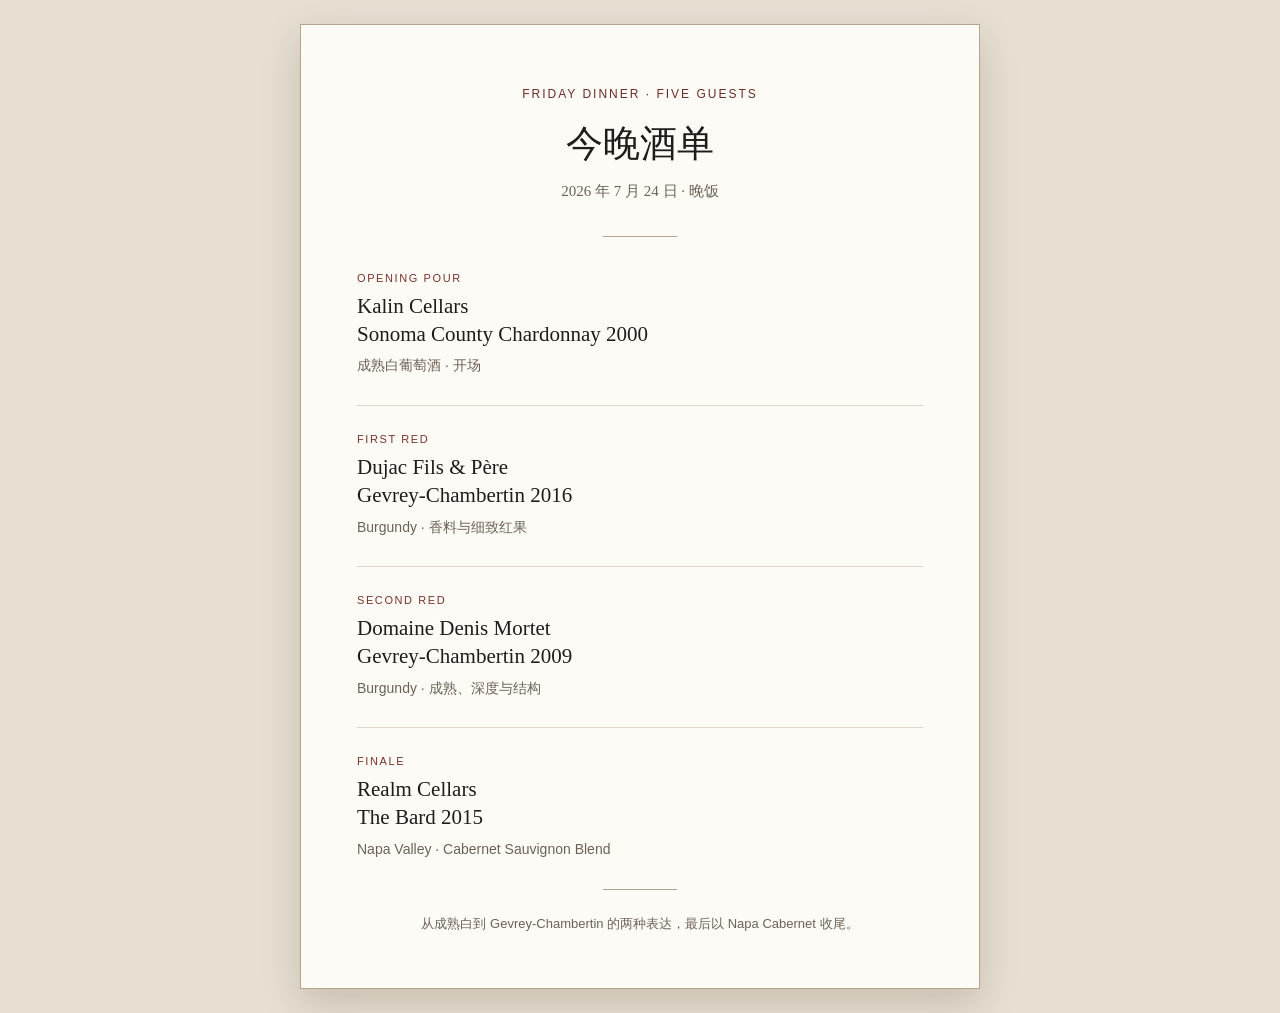
<file: static/menus/2026-07-24-dinner.html>
<!doctype html>
<html lang="zh-CN">
  <head>
    <meta charset="utf-8" />
    <meta name="viewport" content="width=device-width, initial-scale=1" />
    <title>2026 年 7 月 24 日晚饭酒单</title>
    <style>
      :root {
        color: #1e1d1a;
        background: #f4f0e8;
        font-family: Georgia, "Songti SC", STSong, serif;
      }

      * { box-sizing: border-box; }

      body {
        align-items: center;
        background: #e7dfd2;
        display: flex;
        justify-content: center;
        margin: 0;
        min-height: 100vh;
        padding: 24px;
      }

      main {
        background: #fdfbf6;
        border: 1px solid #b2a48b;
        box-shadow: 0 14px 36px rgba(55, 41, 20, .18);
        max-width: 680px;
        min-height: 860px;
        padding: 62px 56px 54px;
        text-align: center;
        width: 100%;
      }

      .eyebrow {
        color: #6d2c28;
        font-family: Arial, sans-serif;
        font-size: 12px;
        letter-spacing: 2px;
        margin: 0 0 18px;
        text-transform: uppercase;
      }

      h1 {
        font-size: 37px;
        font-weight: 500;
        letter-spacing: 0;
        margin: 0;
      }

      .date {
        color: #6c6257;
        font-size: 15px;
        margin: 13px 0 35px;
      }

      .rule {
        border-top: 1px solid #b2a48b;
        margin: 0 auto;
        width: 74px;
      }

      ol {
        list-style: none;
        margin: 35px 0 0;
        padding: 0;
        text-align: left;
      }

      li {
        border-bottom: 1px solid #ded6c8;
        padding: 0 0 28px;
        margin: 0 0 27px;
      }

      li:last-child { border: 0; margin-bottom: 0; }

      .course {
        color: #7b312b;
        display: block;
        font-family: Arial, sans-serif;
        font-size: 11px;
        letter-spacing: 1.6px;
        margin-bottom: 9px;
        text-transform: uppercase;
      }

      .wine {
        display: block;
        font-size: 21px;
        line-height: 1.32;
      }

      .detail {
        color: #6c6257;
        display: block;
        font-family: Arial, "PingFang SC", sans-serif;
        font-size: 14px;
        line-height: 1.55;
        margin-top: 7px;
      }

      footer {
        color: #6c6257;
        font-family: Arial, "PingFang SC", sans-serif;
        font-size: 13px;
        line-height: 1.6;
        margin-top: 24px;
      }

      @media (max-width: 520px) {
        body { padding: 0; }
        main { border: 0; min-height: 100vh; padding: 52px 30px 40px; }
        h1 { font-size: 31px; }
        .wine { font-size: 19px; }
      }
    </style>
  </head>
  <body>
    <main>
      <p class="eyebrow">Friday Dinner · Five Guests</p>
      <h1>今晚酒单</h1>
      <p class="date">2026 年 7 月 24 日 · 晚饭</p>
      <div class="rule"></div>

      <ol>
        <li>
          <span class="course">Opening Pour</span>
          <span class="wine">Kalin Cellars<br />Sonoma County Chardonnay 2000</span>
          <span class="detail">成熟白葡萄酒 · 开场</span>
        </li>
        <li>
          <span class="course">First Red</span>
          <span class="wine">Dujac Fils &amp; Père<br />Gevrey-Chambertin 2016</span>
          <span class="detail">Burgundy · 香料与细致红果</span>
        </li>
        <li>
          <span class="course">Second Red</span>
          <span class="wine">Domaine Denis Mortet<br />Gevrey-Chambertin 2009</span>
          <span class="detail">Burgundy · 成熟、深度与结构</span>
        </li>
        <li>
          <span class="course">Finale</span>
          <span class="wine">Realm Cellars<br />The Bard 2015</span>
          <span class="detail">Napa Valley · Cabernet Sauvignon Blend</span>
        </li>
      </ol>

      <div class="rule"></div>
      <footer>从成熟白到 Gevrey-Chambertin 的两种表达，最后以 Napa Cabernet 收尾。</footer>
    </main>
  </body>
</html>
</file>
